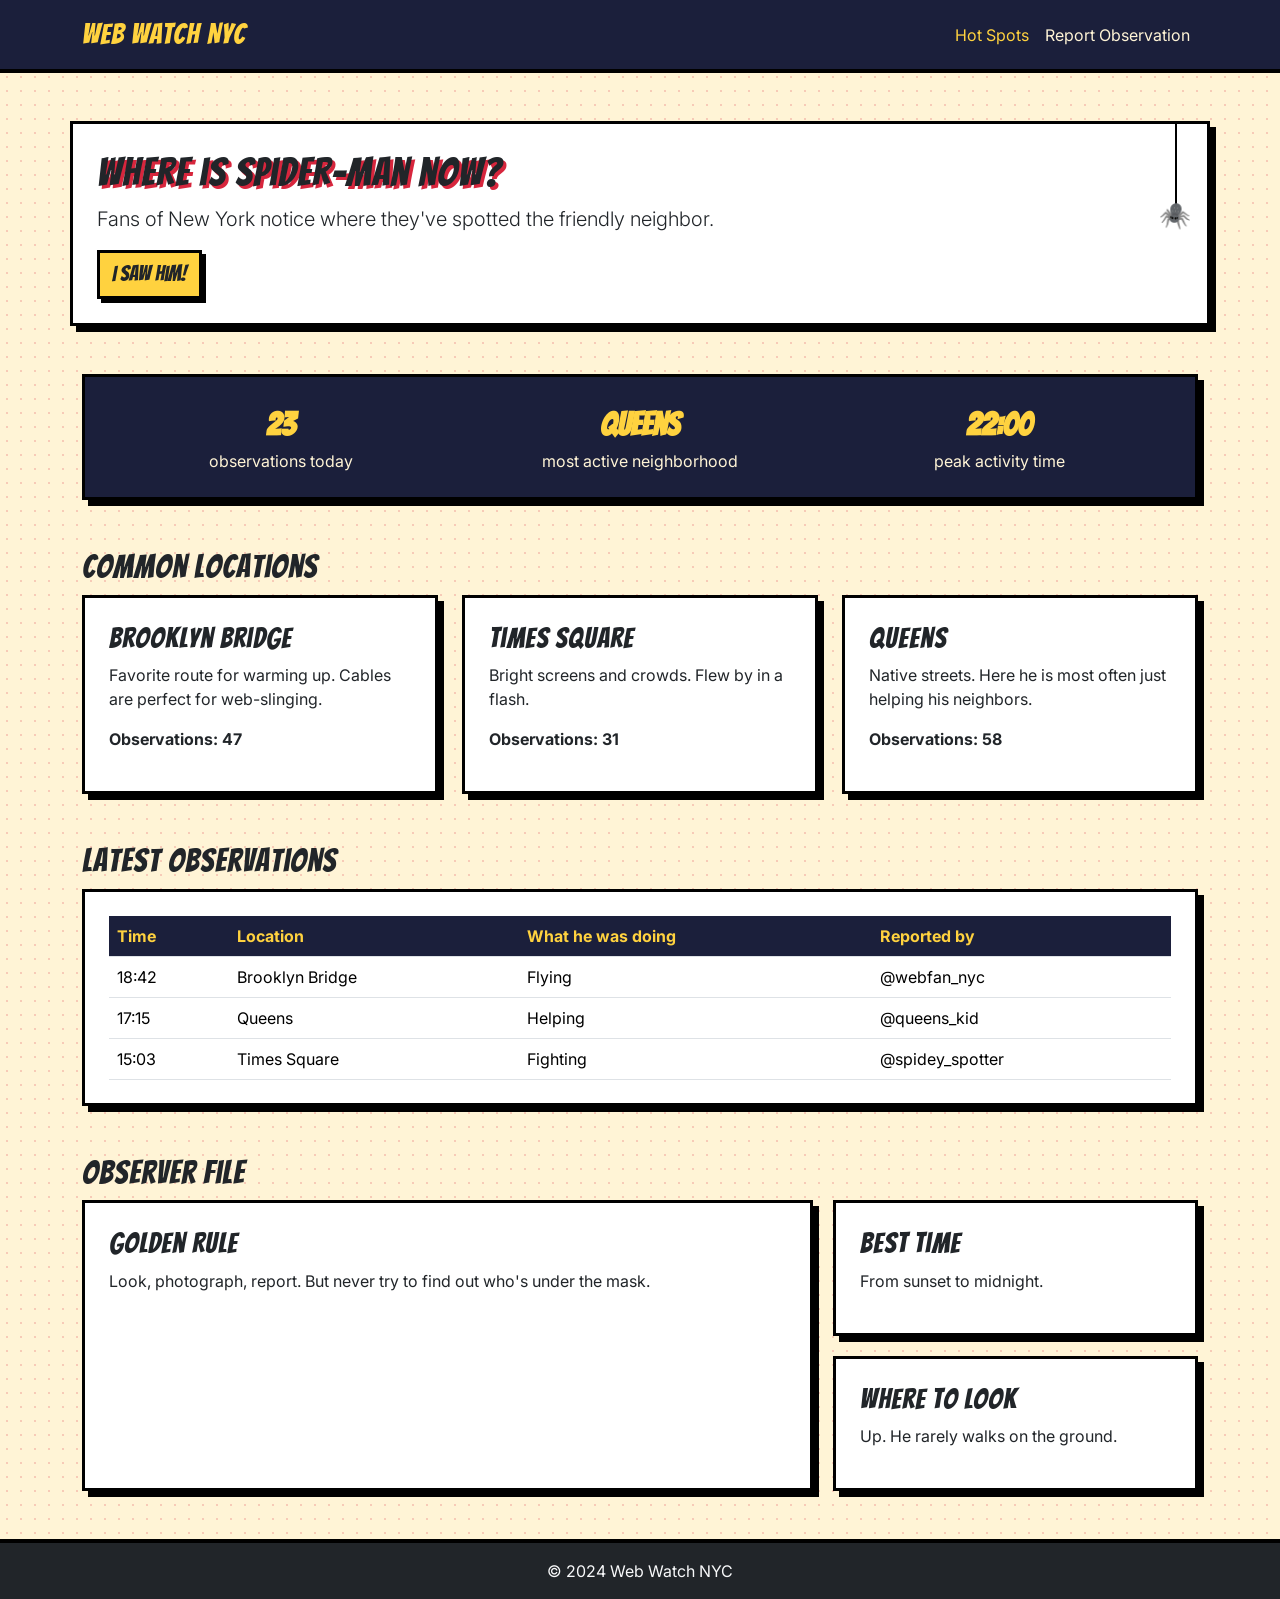
<file: index.html>
<!DOCTYPE html>
<html lang="ru">
<head>
  <meta charset="UTF-8">
  <meta name="viewport" content="width=device-width, initial-scale=1">
  <title>Web Watch NYC — Hot Spots</title>

  <link href="https://cdn.jsdelivr.net/npm/bootstrap@5.3.3/dist/css/bootstrap.min.css" rel="stylesheet">
  <link href="https://fonts.googleapis.com/css2?family=Bangers&family=Inter:wght@400;600&display=swap" rel="stylesheet">
  <link href="css/style.css" rel="stylesheet">
</head>
<body>

  <header>
    <nav class="navbar navbar-expand-md">
      <div class="container">
        <a class="navbar-brand" href="index.html">WEB WATCH NYC</a>

        <button class="navbar-toggler" type="button"
                data-bs-toggle="collapse" data-bs-target="#mainMenu"
                aria-controls="mainMenu" aria-expanded="false" aria-label="Открыть меню">
          <span class="navbar-toggler-icon"></span>
        </button>

        <div class="collapse navbar-collapse" id="mainMenu">
          <ul class="navbar-nav ms-auto">
            <li class="nav-item">
              <a class="nav-link active" href="index.html">Hot Spots</a>
            </li>
            <li class="nav-item">
              <a class="nav-link" href="report.html">Report Observation</a>
            </li>
          </ul>
        </div>
      </div>
    </nav>
  </header>

  <main>

  <section class="container my-5 comic-panel hero">
    <div class="thread"><span class="spider">🕷️</span></div>
    <h1>Where is Spider-Man now?</h1>
    <p class="lead">Fans of New York notice where they've spotted the friendly neighbor.</p>
    <a href="report.html" class="btn btn-web">I saw him!</a>
  </section>

  <section class="container my-5">
    <div class="stats comic-panel">
      <div><strong>23</strong>observations today</div>
      <div><strong>Queens</strong>most active neighborhood</div>
      <div><strong>22:00</strong>peak activity time</div>
    </div>
  </section>

  <section class="container my-5">
    <h2>Common Locations</h2>
    <div class="row row-cols-1 row-cols-md-2 row-cols-lg-3 g-4">
      <div class="col">
        <article class="spot-card comic-panel h-100">
          <h3>Brooklyn Bridge</h3>
          <p>Favorite route for warming up. Cables are perfect for web-slinging.</p>
          <p><strong>Observations: 47</strong></p>
        </article>
      </div>
      <div class="col">
        <article class="spot-card comic-panel h-100">
          <h3>Times Square</h3>
          <p>Bright screens and crowds. Flew by in a flash.</p>
          <p><strong>Observations: 31</strong></p>
        </article>
      </div>
      <div class="col">
        <article class="spot-card comic-panel h-100">
          <h3>Queens</h3>
          <p>Native streets. Here he is most often just helping his neighbors.</p>
          <p><strong>Observations: 58</strong></p>
        </article>
      </div>
    </div>
  </section>

  <section class="container my-5">
    <h2>Latest Observations</h2>
    <div class="table-responsive comic-panel">
      <table class="table mb-0">
        <caption class="visually-hidden">Latest Observations</caption>
        <thead>
          <tr>
            <th scope="col">Time</th>
            <th scope="col">Location</th>
            <th scope="col">What he was doing</th>
            <th scope="col">Reported by</th>
          </tr>
        </thead>
        <tbody>
          <tr><td>18:42</td><td>Brooklyn Bridge</td><td>Flying</td><td>@webfan_nyc</td></tr>
          <tr><td>17:15</td><td>Queens</td><td>Helping</td><td>@queens_kid</td></tr>
          <tr><td>15:03</td><td>Times Square</td><td>Fighting</td><td>@spidey_spotter</td></tr>
        </tbody>
      </table>
    </div>
  </section>

  <section class="container my-5">
    <h2>Observer File</h2>
    <div class="bento">
      <article class="bento-big comic-panel">
        <h3>Golden Rule</h3>
        <p>Look, photograph, report. But never try to find out who's under the mask.</p>
      </article>
      <article class="comic-panel">
        <h3>Best Time</h3>
        <p>From sunset to midnight.</p>
      </article>
      <article class="comic-panel">
        <h3>Where to Look</h3>
        <p>Up. He rarely walks on the ground.</p>
      </article>
    </div>
  </section>

</main>

  <footer class="bg-dark text-light py-3">
    <div class="container text-center">
      &copy; 2024 Web Watch NYC
    </div>
  </footer>

  <script src="https://cdn.jsdelivr.net/npm/bootstrap@5.3.3/dist/js/bootstrap.bundle.min.js"></script>
</body>
</html>
</file>
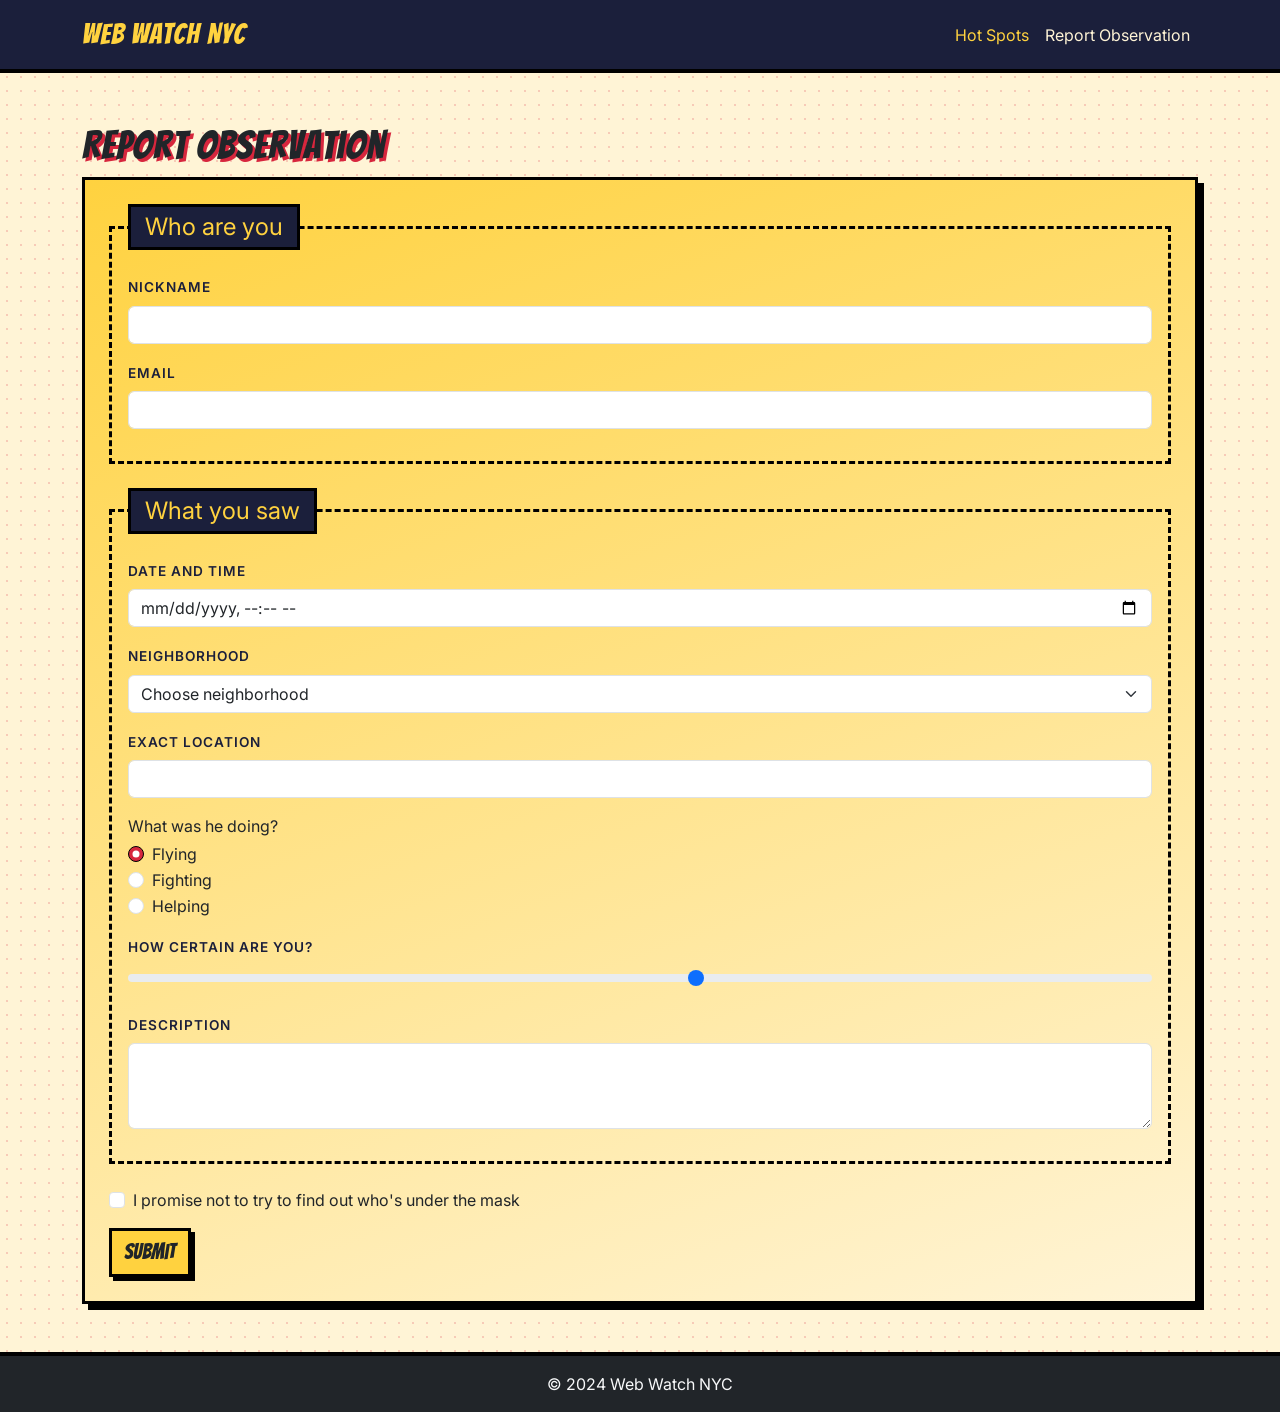
<file: report.html>
<!DOCTYPE html>
<html lang="ru">
<head>
  <meta charset="UTF-8">
  <meta name="viewport" content="width=device-width, initial-scale=1">
  <title>Web Watch NYC — Hot Spots</title>

  <link href="https://cdn.jsdelivr.net/npm/bootstrap@5.3.3/dist/css/bootstrap.min.css" rel="stylesheet">
    <link href="https://fonts.googleapis.com/css2?family=Bangers&family=Inter:wght@400;600&family=Special+Elite&display=swap" rel="stylesheet">  <!-- Твой CSS: ВСЕГДА после Bootstrap -->
  <link href="css/style.css" rel="stylesheet">
</head>
<body>

  <header>
    <nav class="navbar navbar-expand-md">
      <div class="container">
        <a class="navbar-brand" href="index.html">WEB WATCH NYC</a>

        <button class="navbar-toggler" type="button"
                data-bs-toggle="collapse" data-bs-target="#mainMenu"
                aria-controls="mainMenu" aria-expanded="false" aria-label="Открыть меню">
          <span class="navbar-toggler-icon"></span>
        </button>

        <div class="collapse navbar-collapse" id="mainMenu">
          <ul class="navbar-nav ms-auto">
            <li class="nav-item">
              <a class="nav-link active" href="index.html">Hot Spots</a>
            </li>
            <li class="nav-item">
              <a class="nav-link" href="report.html">Report Observation</a>
            </li>
          </ul>
        </div>
      </div>
    </nav>
  </header>

  <main>
    <section class="container my-5">
        <h1>Report Observation</h1>

        <form class="comic-panel report-form">
        <fieldset>
            <legend>Who are you</legend>
            <div class="mb-3">
            <label for="nick" class="form-label">Nickname</label>
            <input type="text" id="nick" class="form-control" required minlength="3">
            </div>
            <div class="mb-3">
            <label for="email" class="form-label">Email</label>
            <input type="email" id="email" class="form-control" required>
            </div>
        </fieldset>

        <fieldset>
            <legend>What you saw</legend>
            <div class="mb-3">
            <label for="when" class="form-label">Date and Time</label>
            <input type="datetime-local" id="when" class="form-control" required>
            </div>
            <div class="mb-3">
            <label for="area" class="form-label">Neighborhood</label>
            <select id="area" class="form-select" required>
                <option value="">Choose neighborhood</option>
                <option>Manhattan</option>
                <option>Brooklyn</option>
                <option>Queens</option>
                <option>The Bronx</option>
                <option>Staten Island</option>
            </select>
            </div>
            <div class="mb-3">
            <label for="place" class="form-label">Exact Location</label>
            <input type="text" id="place" class="form-control" required>
            </div>

            <p class="mb-1">What was he doing?</p>
            <div class="form-check">
            <input type="radio" name="action" id="a1" class="form-check-input" checked>
            <label for="a1" class="form-check-label">Flying</label>
            </div>
            <div class="form-check">
            <input type="radio" name="action" id="a2" class="form-check-input">
            <label for="a2" class="form-check-label">Fighting</label>
            </div>
            <div class="form-check mb-3">
            <input type="radio" name="action" id="a3" class="form-check-input">
            <label for="a3" class="form-check-label">Helping</label>
            </div>

            <div class="mb-3">
            <label for="sure" class="form-label">How certain are you?</label>
            <input type="range" id="sure" class="form-range" min="1" max="10">
            </div>
            <div class="mb-3">
            <label for="text" class="form-label">Description</label>
            <textarea id="text" class="form-control" rows="3"></textarea>
            </div>
        </fieldset>

        <div class="form-check mb-3">
            <input type="checkbox" id="promise" class="form-check-input" required>
            <label for="promise" class="form-check-label">I promise not to try to find out who's under the mask</label>
        </div>

        <button type="submit" class="btn btn-web">Submit</button>
        </form>
    </section>
  </main>
</body>

  <footer class="bg-dark text-light py-3">
    <div class="container text-center">
      &copy; 2024 Web Watch NYC
    </div>
  </footer>

  <script src="https://cdn.jsdelivr.net/npm/bootstrap@5.3.3/dist/js/bootstrap.bundle.min.js"></script>
</file>
<file: css/style.css>
:root {
  --red: #d7263d;
  --navy: #1b1f3b;
  --cream: #fff4d6;
  --yellow: #ffd23f;
}

body {
  font-family: "Inter", sans-serif;
  background-color: var(--cream);
  background-image: radial-gradient(circle, rgba(215, 38, 61, 0.2) 1.5px, transparent 1.5px);
  background-size: 14px 14px;
}

h1, h2, h3, .navbar-brand {
  font-family: "Bangers", cursive;
  font-weight: 400;
  letter-spacing: 1px;
}

h1 { text-shadow: 3px 3px 0 var(--red); }

.navbar {
  background-color: var(--navy);
  border-bottom: 4px solid black;
}
.navbar-brand { color: var(--yellow); font-size: 1.8rem; }
.navbar .nav-link { color: var(--cream); }
.navbar .nav-link.active { color: var(--yellow); }
.navbar-toggler-icon { filter: invert(1); }

.comic-panel {
  background-color: white;
  border: 3px solid black;
  box-shadow: 6px 6px 0 black;
  padding: 1.5rem;
}

.spot-card { transition: 0.2s; }
.spot-card:hover {
  transform: translate(-4px, -4px);
  box-shadow: 10px 10px 0 var(--red);
}

.btn-web {
  background-color: var(--yellow);
  border: 3px solid black;
  border-radius: 0;
  box-shadow: 4px 4px 0 black;
  font-family: "Bangers", cursive;
  font-size: 1.3rem;
}
.btn-web:hover { background-color: var(--red); color: white; }

.table thead th { background-color: var(--navy); color: var(--yellow); }

.stats {
  display: flex;
  flex-wrap: wrap;
  gap: 1rem;
  background-color: var(--navy);
  color: var(--cream);
  text-align: center;
}
.stats div { flex: 1 1 150px; }
.stats strong {
  display: block;
  font-family: "Bangers", cursive;
  font-size: 2rem;
  color: var(--yellow);
}

.bento {
  display: grid;
  gap: 1.25rem;
  grid-template-columns: 1fr;
}
@media (min-width: 768px) {
  .bento { grid-template-columns: 2fr 1fr; }
  .bento-big { grid-row: span 2; }
}

.report-form {
  background: linear-gradient(160deg, var(--yellow), var(--cream));
}

.typewriter {
  font-family: "Special Elite", monospace;
  font-size: 1.1rem;
}

.report-form fieldset {
  border: 3px dashed black;
  padding: 1rem;
  margin-bottom: 1.5rem;
}

.report-form legend {
  float: none;            /* Bootstrap растягивает legend, отменяем */
  width: auto;
  padding: 2px 14px;
  background-color: var(--navy);
  color: var(--yellow);
  border: 3px solid black;
  font-size: 1.5rem;
}

.form-label {
  font-weight: 600;
  text-transform: uppercase;
  font-size: 0.85rem;
  letter-spacing: 1px;
  color: var(--navy);
}

.form-control:focus,
.form-select:focus {
  border-color: var(--red);
  box-shadow: 3px 3px 0 var(--red);
}

.form-check-input:checked {
  background-color: var(--red);
  border-color: black;
}

.hero {
  position: relative;
  overflow: hidden;       
}

.thread {
  position: absolute;     
  top: 0;
  right: 30px;
  width: 2px;
  height: 90px;
  background-color: black;
  transform-origin: top center;  
  animation:
    drop 1.5s ease-out,                         
    swing 3s ease-in-out 1.5s infinite alternate;
}

.spider {
  position: absolute;
  bottom: -20px;          
  left: -16px;
  font-size: 1.6rem;
}

@keyframes drop {
  from { height: 0; }
  to   { height: 90px; }
}

@keyframes swing {
  from { transform: rotate(-12deg); }
  to   { transform: rotate(12deg); }
}

footer { border-top: 4px solid black; margin-top: 3rem; }
</file>
